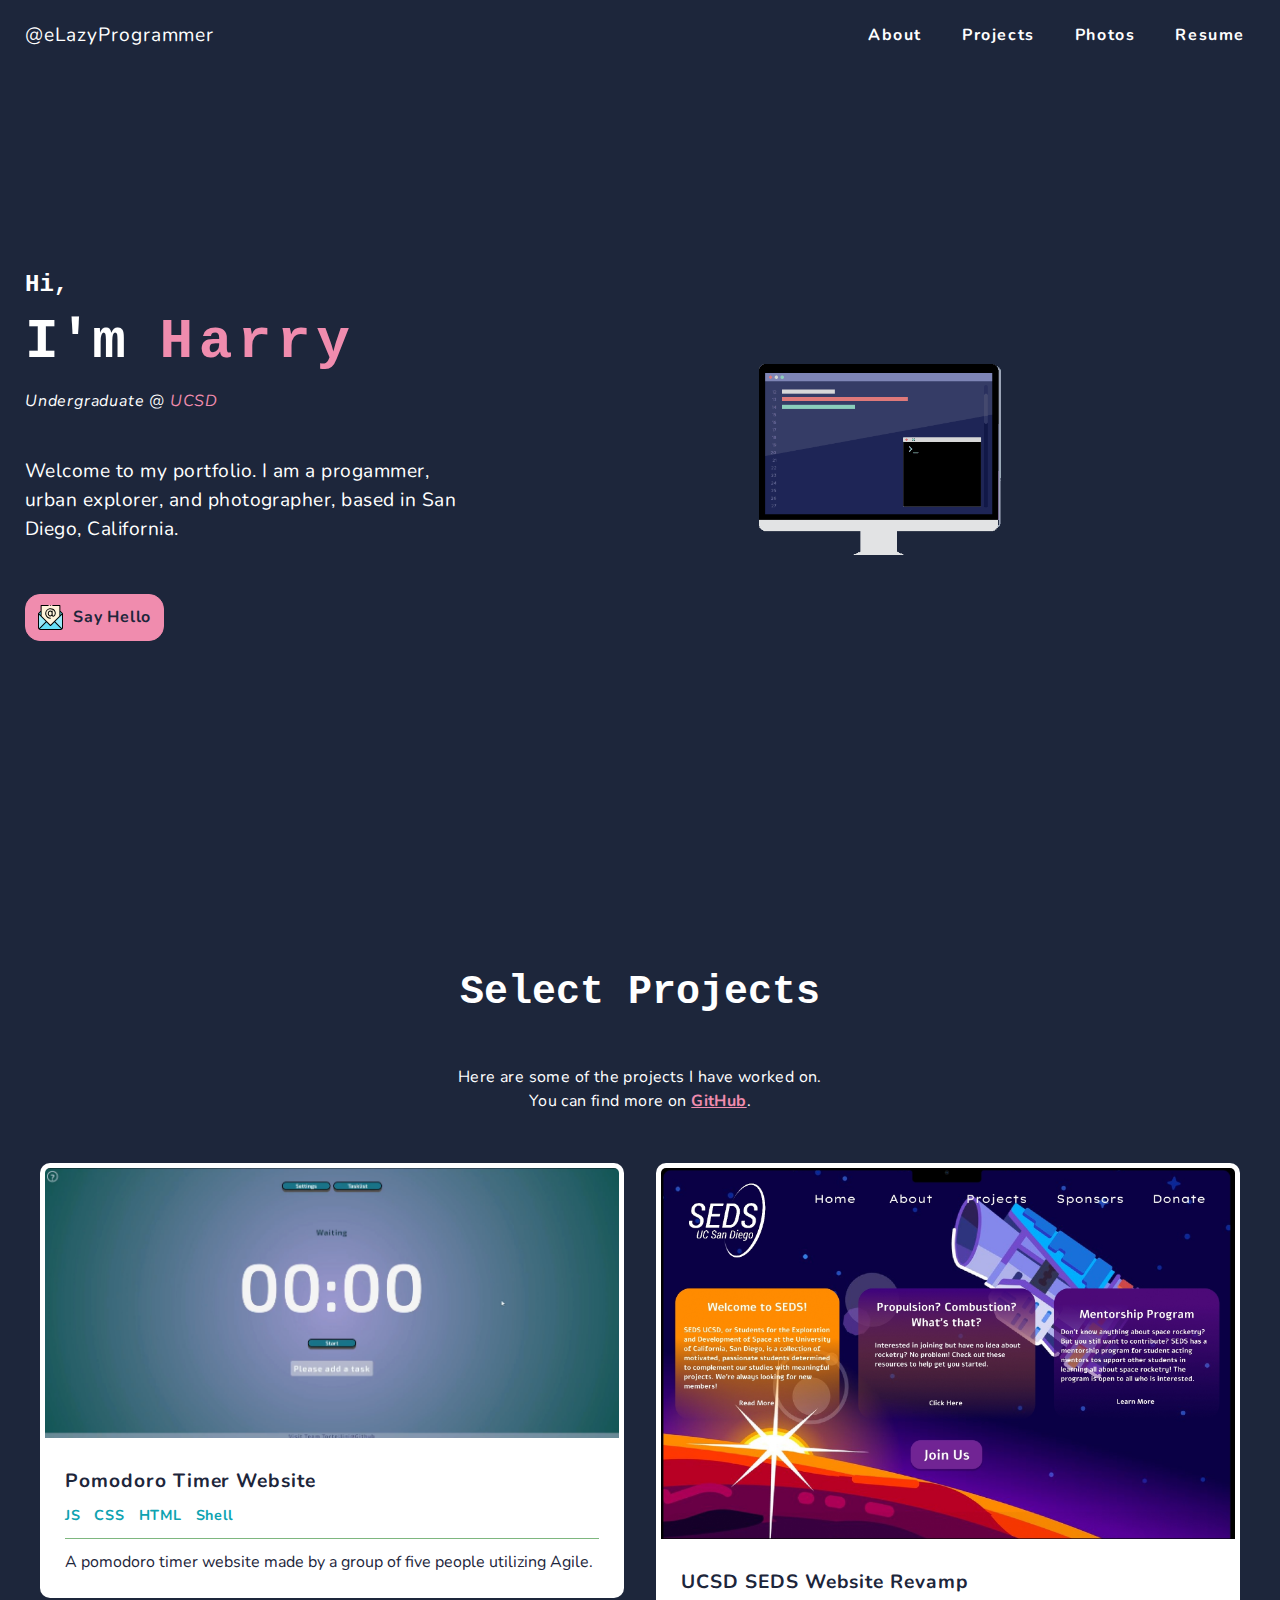
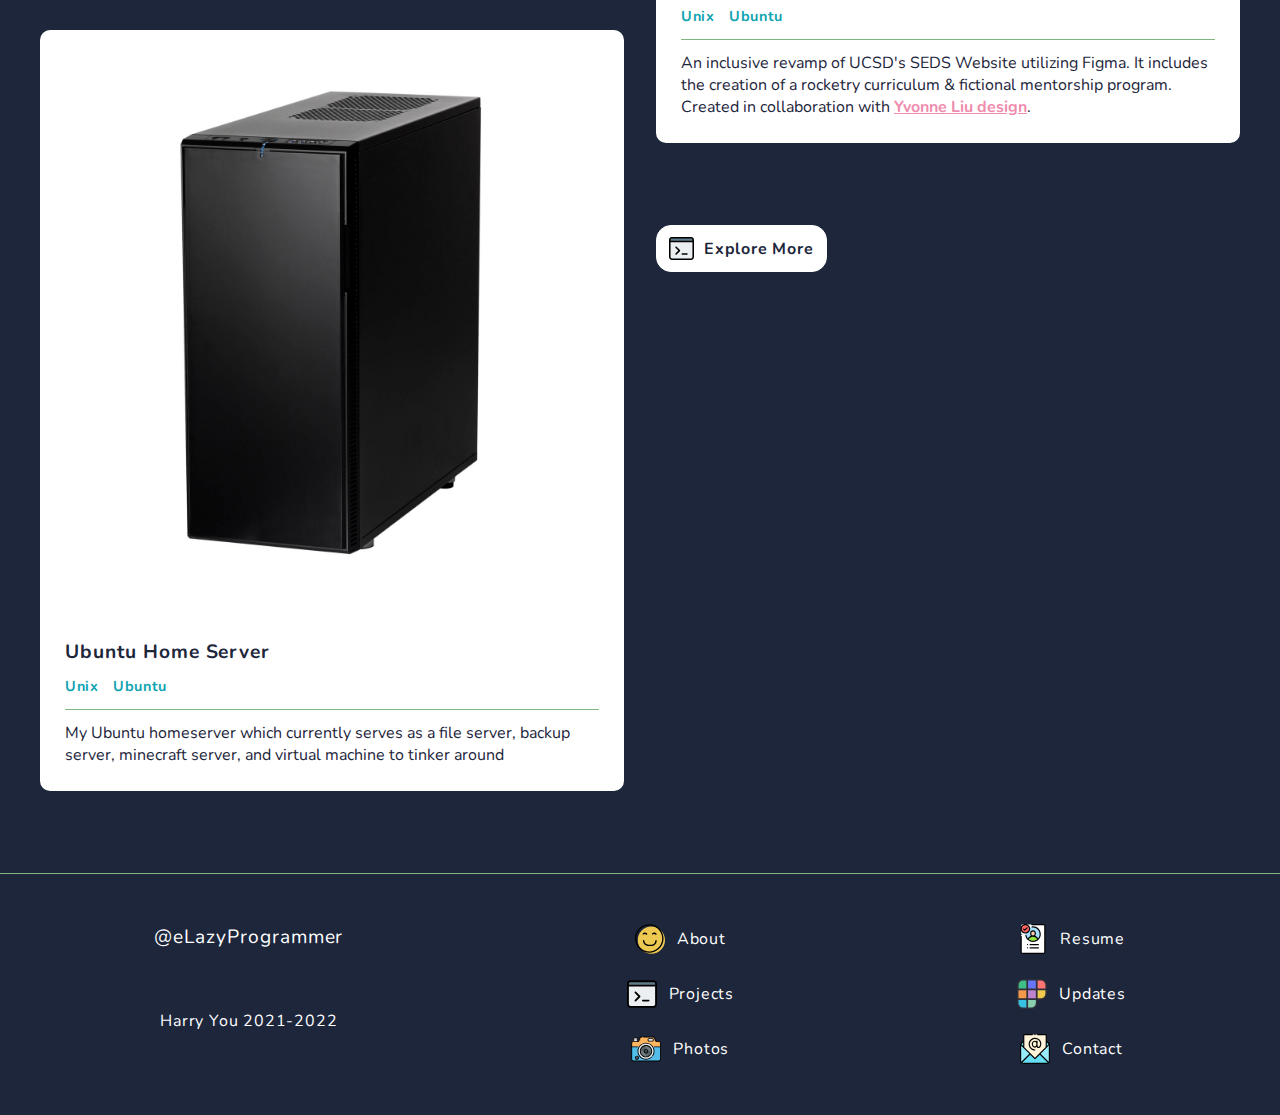
<file: index.html>
<!DOCTYPE html>
<html lang="en">

    <head>
        <title>Harry You Portfolio</title>

        <link rel="icon" type="image/svg+xml" href="favicon.svg" />

        <meta charset="UTF-8">

        <meta property="og:title" content="Harry You" />
        <meta property="og:type" content="website" />
        <meta property="og:url" content="http://https://elazyprogrammer.github.io/" />
        <meta property="og:description"
            content="Hi! I'm Harry. Welcome to my portfolio. I am a progammer, urban explorer, and photographer, based in San Diego, California." />
        <meta property="og:locale" content="en_US" />
        <meta property="og:image" content="https://anniew.xyz/img/me-icon-smiling.png" /> <! –– EDIT ––> 

        <meta name="twitter:card" content="summary">
        <meta name="twitter:title" content="Harry You">
        <meta name="twitter:description"
            content="Welcome to my portfolio. I am a progammer, urban explorer, and photographer, based in San Diego, California.">
        <meta name="twitter:image" content="https://anniew.xyz/img/me-icon-smiling.png"> <! –– EDIT ––> 
        <meta name="twitter:site" content="@Harry_CJ_You"> <!-- Not Sure if Correct -->

        <meta name="viewport" content="width=device-width, initial-scale=1.0">
        <meta name="copyright" content="Harry You">
        <meta name="description"
            content="Welcome to my portfolio. I am a progammer, urban explorer, and photographer, based in San Diego, California.">
        <meta name="keywords"
            content="Harry You, Harry You Portfolio, Harry You Photography, photographer, developer, java, python, html, css, javascript, web developer, webdev, portfolio">
        <meta name="robots" content="noindex, nofollow" />

        <link rel="canonical" href="https://elazyprogrammer.github.io/" /> <!-- Not Sure if Correct -->

        <link rel="preconnect" href="https://fonts.googleapis.com">
        <link rel="preconnect" href="https://fonts.gstatic.com" crossorigin>
        <link href="https://fonts.googleapis.com/css?family=Nunito" rel="stylesheet">

        <link rel="stylesheet"
            href="https://cdnjs.cloudflare.com/ajax/libs/font-awesome/5.15.3/css/all.min.css"
            integrity="sha512-iBBXm8fW90+nuLcSKlbmrPcLa0OT92xO1BIsZ+ywDWZCvqsWgccV3gFoRBv0z+8dLJgyAHIhR35VZc2oM/gI1w=="
            crossorigin="anonymous" referrerpolicy="no-referrer" />

        <link rel="stylesheet" href="./css/main.css" type="text/css">
        <link rel="stylesheet" href="./css/header.css" type="text/css">
        <link rel="stylesheet" href="./css/home.css" type="text/css">
        <link rel="stylesheet" href="./css/projects.css" type="text/css">
        <link rel="stylesheet" href="./css/footer.css" type="text/css">
    </head>

    <body>
        <header class="header">
            <a href="/" class="header-logo">@eLazyProgrammer</a>
            <nav class="nav">
                <div class="toggle"><i class="fas fa-bars"></i></div>
                <ul class="nav-menu">
                    <li class="nav-item"><a href="/about">About</a></li>
                    <li class="nav-item"><a href="/projects">Projects</a></li>
                    <li class="nav-item"><a href="/photos">Photos</a></li>
                    <li class="nav-item"><a href="/harryyou-resume.pdf">Resume</a></li>
                </ul>
            </nav>
        </header>

        <main class="main-container home-section">
            <section id="home">
                <div class="landing-page-details">
                    <h1 class="small-title">Hi,</h1>
                    <h2 class="big-title">I'm <span class="my-name pink">Harry</span></h2>
                    <h3 class="medium-title"><em>Undergraduate @ <a class="pink"
                                href="https://ucsd.edu/">UCSD</a></em></h3>
                    <div class="short-bio">
                        <p>Welcome to my portfolio. I am a progammer, urban
                            explorer, and 
                            photographer, based 
                            in San Diego, California.</p>
                    </div> 
                    <div class="cta-container email-container">
                        <a href="mailto:harrycjyou@gmail.com" class="cta email-button">
                            <img src="./img/email.svg" alt="Email Icon">
                            <span>Say Hello</span>
                        </a>
                    </div>
                </div>
                <div class="art-me">
                    <img src="./img/coding-icon.gif" alt="Me">
                </div>
                <div class="landing-page-socials">
                    <ul>
                        <li class="social-link">
                            <a href="https://www.linkedin.com/in/harry-y-37b745b7" aria-label="LinkedIn"
                                target="_blank">
                                <i class="fab fa-linkedin-in"></i>
                            </a>
                        </li>
                        <li class="social-link">
                            <a href="https://github.com/eLazyProgrammer" aria-label="GitHub"
                                target="_blank">
                                <i class="fab fa-github"></i>
                            </a>
                        </li>
                        <li class="social-link">
                            <a href="https://twitter.com/Harry_CJ_You" aria-label="Twitter"
                                target="_blank">
                                <i class="fab fa-twitter"></i>
                            </a>
                        </li>
                        <li class="social-link">
                            <a href="https://instagram.com/chronically_awkward" aria-label="Instagram"
                                target="_blank">
                                <i class="fab fa-instagram"></i>
                            </a>
                        </li>
                    </ul>
                </div>
            </section>
            <section class="projects" id="select-projects">
                <h2>Select Projects</h2>
                <p class="section-description">
                    Here are some of the projects I have worked on.<br>
                    You can find more on <a class="hyperlink"
                        href="https://github.com/eLazyProgrammer">GitHub</a>.
                </p>
                <div class="project-cards-container"> <! –– EDIT everything below here ––>
                    <!-- Pomodoro Timer -->                    
                    <div class="card">
                        <img src="./img/project-preview/pomodoroTimerPreview.png"
                            alt="Project Preview Screenshot" class="card-preview-img">
                        <div class="card-info">
                            <div class="title-and-links">
                                <span class="project-title">
                                    Pomodoro Timer Website
                                </span>
                                <div class="project-links">
                                    <a href="https://github.com/ycyao216/cse110-w21-group17">
                                        <i class="fab fa-github"></i>
                                    </a>
                                </div>
                            </div>
                            <div class="project-skills">
                                <span>JS</span>
                                <span>CSS</span>
                                <span>HTML</span>
                                <span>Shell</span>
                            </div>
                            <p class="project-description">
                                A pomodoro timer website made by a group of five people utilizing Agile.
                            </p>
                        </div>
                    </div>
                    
                    <!-- Ubuntu Home Server -->                    
                    <div class="card">
                        <img src="./img/project-preview/homeServerPreview.png"
                            alt="Project Preview Screenshot" class="card-preview-img">
                        <div class="card-info">
                            <div class="title-and-links">
                                <span class="project-title">
                                    Ubuntu Home Server
                                </span>
                                <div class="project-links">
                                    <a href="https://github.com/eLazyProgrammer/Ubuntu-Home-Server-">
                                        <i class="fab fa-github"></i>
                                    </a>
                                </div>
                            </div>
                            <div class="project-skills">
                                <span>Unix</span>
                                <span>Ubuntu</span>
                            </div>
                            <p class="project-description">
                                My Ubuntu homeserver which currently serves as a file server, backup server, minecraft server, and virtual machine to tinker around
                            </p>
                        </div>
                    </div>  
                    
                    <!-- Figma Website -->
                    <div class="card">
                        <img src="./img/project-preview/SEDSpreview.jpg"
                            alt="Project Preview Screenshot" class="card-preview-img">
                        <div class="card-info">
                            <div class="title-and-links">
                                <span class="project-title">
                                    UCSD SEDS Website Revamp 
                                </span>
                                <div class="project-links">
                                    <a href="https://www.figma.com/file/0GoJuitZ7aAdvoEjOJlho0/Testing-Wireframes?node-id=0%3A1">
                                        <i class="fas fa-external-link-alt"></i>
                                    </a>

                                </div>
                            </div>
                            <div class="project-skills">
                                <span>Unix</span>
                                <span>Ubuntu</span>
                            </div>
                            <p class="project-description">
                               An inclusive revamp of UCSD's SEDS Website utilizing Figma. It includes the creation of a rocketry curriculum & fictional mentorship program. 
                               Created in collaboration with <a class="hyperlink"
                                    href="https://www.linkedin.com/in/yvonne-l-116251167/">Yvonne Liu
                                    design</a>.
                            </p>
                        </div>
                    </div>  
                    
<!-- Start of Annie's Projects                    
                    <div class="card">
                        <img src="./img/project-preview/subuwu-preview.png"
                            alt="Project Preview Screenshot" class="card-preview-img">
                        <div class="card-info">
                            <div class="title-and-links">
                                <span class="project-title">
                                    Subuwu
                                </span>
                                <div class="project-links">
                                    <a href="https://subuwu.anniew.xyz/">
                                        <i class="fas fa-external-link-alt"></i>
                                    </a>
                                    <a href="https://github.com/anniedotexe/subuwu">
                                        <i class="fab fa-github"></i>
                                    </a>
                                </div>
                            </div>
                            <div class="project-skills">
                                <span>ReactJS</span>
                                <span>Redux</span>
                                <span>Styled-Components</span>
                            </div>
                            <p class="project-description">
                                This is a responsive Tesla website clone customized for Subuwu
                                &#40;Subaru but its uwu&#41;.
                            </p>
                        </div>
                    </div>
                    <div class="card">
                        <img src="./img/project-preview/comfy-coffee-preview.png"
                            alt="Project Preview Screenshot" class="card-preview-img">
                        <div class="card-info">
                            <div class="title-and-links">
                                <span class="project-title">
                                    Comfy Coffee
                                </span>
                                <div class="project-links">
                                    <a href="https://comfy-coffee.anniew.xyz/">
                                        <i class="fas fa-external-link-alt"></i>
                                    </a>
                                    <a href="https://github.com/anniedotexe/comfy-coffee">
                                        <i class="fab fa-github"></i>
                                    </a>
                                </div>
                            </div>
                            <div class="project-skills">
                                <span>HTML5</span>
                                <span>CSS3</span>
                            </div>
                            <p class="project-description">
                                This is the landing page for a fictitious coffee shop called "Comfy
                                Coffee" based on Starbucks'
                                website design.
                            </p>
                        </div>
                    </div>
                    <div class="card">
                        <img src="./img/project-preview/amazon2-preview.png"
                            alt="Project Preview Screenshot" class="card-preview-img">
                        <div class="card-info">
                            <div class="title-and-links">
                                <span class="project-title">
                                    Amazon 2.0
                                </span>
                                <div class="project-links">
                                    <a href="https://clone-2-2ee81.firebaseapp.com">
                                        <i class="fas fa-external-link-alt"></i>
                                    </a>
                                    <a href="https://github.com/anniedotexe/amazon-2">
                                        <i class="fab fa-github"></i>
                                    </a>
                                </div>
                            </div>
                            <div class="project-skills">
                                <span>HTML5</span>
                                <span>Tailwind CSS</span>
                                <span>JavaScript</span>
                                <span>Firebase</span>
                                <span>Firestore Database</span>
                            </div>
                            <p class="project-description">
                                A redesigned Amazon clone inspired by this <a class="hyperlink"
                                    href="https://dribbble.com/shots/15350650-Amazon-Website-Redesign-Concept">concept
                                    design</a> on Dribbble. You can add items to cart, delete items
                                from the cart, and increase or decrease the quantity of an item in
                                the cart.
                            </p>
                        </div>
                    </div>
                    <div class="card">
                        <img src="./img/project-preview/rnn-twitter-bot-preview.png"
                            alt="Project Preview Screenshot" class="card-preview-img">
                        <div class="card-info">
                            <div class="title-and-links">
                                <span class="project-title">
                                    RNN Twitter Bot
                                </span>
                                <div class="project-links">
                                    <a href="https://twitter.com/dickinson_rnn">
                                        <i class="fas fa-external-link-alt"></i>
                                    </a>
                                    <a href="https://github.com/anniedotexe/RNN-Twitter-Bot">
                                        <i class="fab fa-github"></i>
                                    </a>
                                </div>
                            </div>
                            <div class="project-skills">
                                <span>Python</span>
                                <span>GCP VM</span>
                            </div>
                            <p class="project-description">
                                This is a recurrent neural network Twitter bot written in Python
                                with Tweepy. It will tweet newly generated text from the trained
                                model every hour to a Twitter account<br><br>
                                My version of this Twitter bot was trained to generate text with
                                Emily Dickinson
                                poems. It was originally deployed on a Google
                                Cloud Platform virtual machine
                                instance. However, the free
                                trial period ended, so it is now scheduled to run locally on PC
                                startup.
                            </p>
                        </div>
                    </div>
                </div>  End of Annie's Projects -->
                <div class="cta-container">
                    <a href="/projects" class="cta">
                        <img src="./img/coding.svg" alt="Code Icon">
                        <span>Explore More</span>
                    </a>
                </div>
            </section>
        </main>

        <footer class="footer-container">
            <div class="footer">
                <div class="footer-column">
                    <a href="/" class="footer-logo">@eLazyProgrammer</a>
                    <div class="socials">
                        <ul>
                            <li class="social-link">
                                <a href="https://www.linkedin.com/in/harry-y-37b745b7/"
                                    aria-label="LinkedIn" target="_blank">
                                    <i class="fab fa-linkedin-in"></i>
                                </a>
                            </li>
                            <li class="social-link">
                                <a href="https://github.com/eLazyProgrammer" aria-label="GitHub"
                                    target="_blank">
                                    <i class="fab fa-github"></i>
                                </a>
                            </li>
                            <li class="social-link">
                                <a href="https://twitter.com/Harry_CJ_You" aria-label="Twitter"
                                    target="_blank">
                                    <i class="fab fa-twitter"></i>
                                </a>
                            </li>
                            <li class="social-link">
                                <a href="https://www.instagram.com/chronically_awkward/" aria-label="Instagram"
                                    target="_blank">
                                    <i class="fab fa-instagram"></i>
                                </a>
                            </li>
                        </ul>
                    </div>
                    <span class="copyright"><i class="fas fa-copyright"></i> Harry You
                        2021-2022</span>
                </div>
                <div class="footer-column">
                    <a href="/about" class="footer-button">
                        <img src="./img/smile.svg" alt="Smile Icon">
                        About
                    </a>
                    <a href="/projects" class="footer-button">
                        <img src="./img/coding.svg" alt="Code Icon">
                        Projects
                    </a>
                    <a href="/photos" class="footer-button">
                        <img src="./img/camera.svg" alt="Camera Icon">
                        Photos
                    </a>
                </div>
                <!-- <div class="footer-column">
                    <a href="https://elazyprogrammer.github.io/"
                        class="footer-button">
                        <img src="./img/blog.svg" alt="Blog Icon">
                        Thoughts
                    </a>
                    <a href="/harryyou-resume.pdf" class="footer-button">
                        <img src="./img/resume.svg" alt="Resume Icon">
                        Resume
                    </a>
                    <a href="mailto:harrycjyou@gmail.com" class="footer-button">
                        <img src="./img/email.svg" alt="Email Icon">
                        Contact
                    </a>
                </div> -->
                <div class="footer-column">
                    <a href="/harryyou-resume.pdf" 
                        class="footer-button">
                        <img src="./img/resume.svg" alt="Resume Icon">
                        Resume
                    </a>
                    <a href="http://timeline.anniew.xyz/" class="footer-button"> <!-- EDIT -->
                        <img src="./img/polywork.svg" alt="PolyWork Icon">
                        Updates
                    </a>
                    <a href="mailto:harrycjyou@gmail.com" class="footer-button">
                        <img src="./img/email.svg" alt="Email Icon">
                        Contact
                    </a>
                </div>
            </div>
        </footer>

        <script src="./js/main.js"></script>
    </body>

</html>
</file>
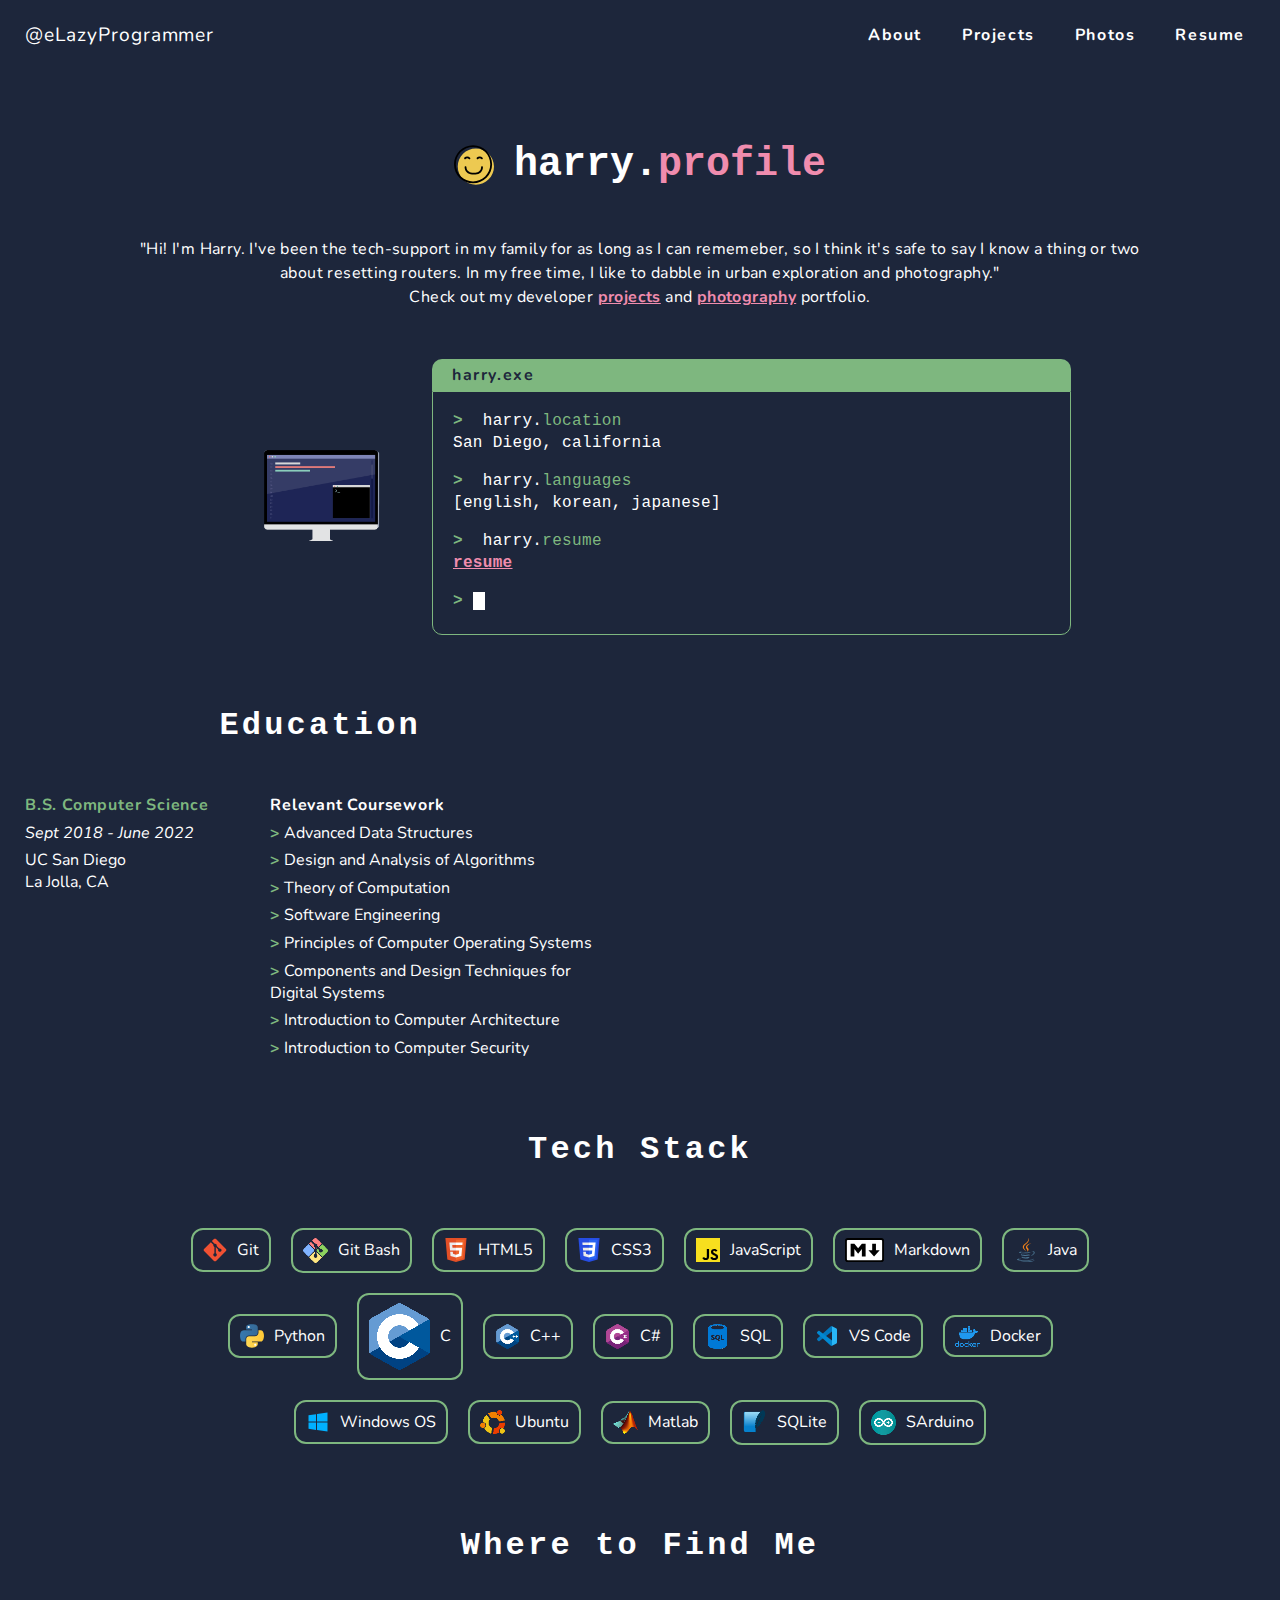
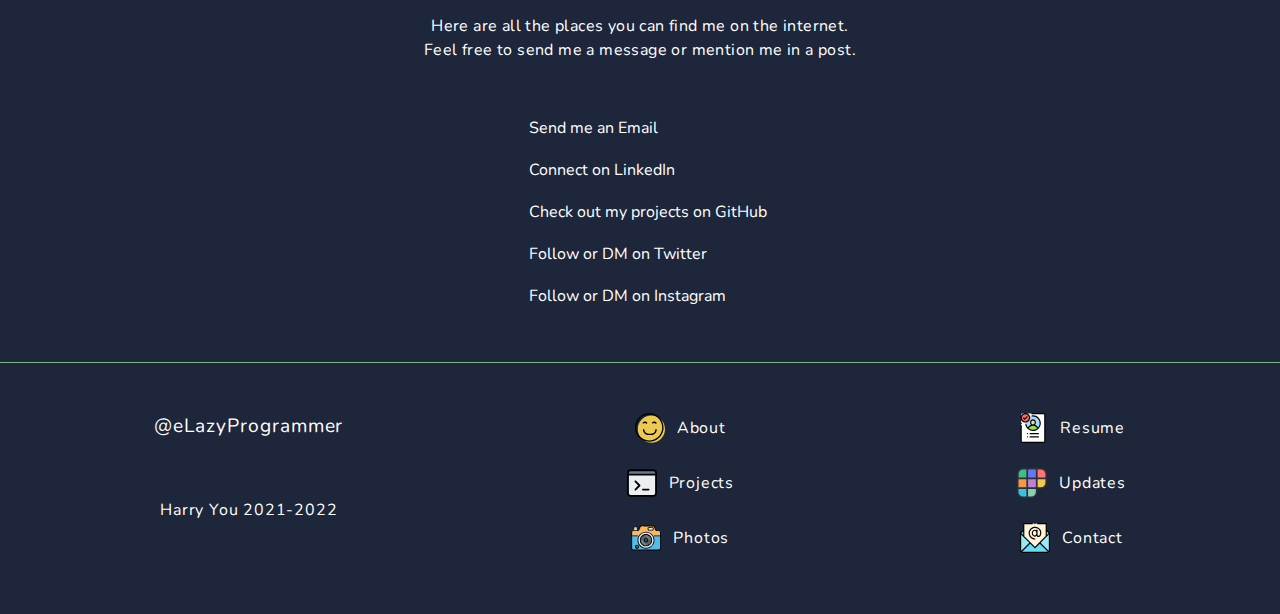
<file: about.html>
<!DOCTYPE html>
<html lang="en">

    <head>
        <title>About Me ~ Harry You</title>

        <link rel="icon" type="image/svg+xml" href="favicon.svg" />

        <meta charset="UTF-8">

        <meta property="og:title" content="About Me ~ Harry You" />
        <meta property="og:type" content="website" />
        <meta property="og:url" content="https://elazyprogrammer.github.io/about" />
        <meta property="og:description"
            content="Hi! I'm Harry. I've been the tech-support guy in my family for as long as I can remember, so I think it's safe to say I know a thing or two about resetting routers. In my free time, I like to dabble in urban exploration and photography." />
        <meta property="og:locale" content="en_US" />
        <meta property="og:image" content="https://elazyprogrammer.github.io/img/coding-icon.gif" />

        <meta name="twitter:card" content="summary">
        <meta name="twitter:title" content="About Me ~ Harry You">
        <meta name="twitter:description"
            content="Hi! I'm Harry. I've been the tech-support in my family for as long as I can rememeber, so I think it's safe to say I know a thing or two about resetting routers. In my free time, I like to dabble in urban exploration and photography.">
        <meta name="twitter:image" content="https://elazyprogrammer.github.io/img/coding-icon.gif">
        <meta name="twitter:site" content="@Harry_CJ_You">

        <meta name="viewport" content="width=device-width, initial-scale=1.0">
        <meta name="copyright" content="Harry You">
        <meta name="description"
            content="Hi! I'm Harry. I've been the tech-support in my family for as long as I can rememeber, so I think it's safe to say I know a thing or two about resetting routers. In my free time, I like to dabble in urban exploration and photography.">
        <meta name="keywords"
            content="Harry You, Harry You Portfolio, Harry You Photography, photographer, developer, java, python, html, css, javascript, web developer, webdev, portfolio">
        <meta name="robots" content="noindex, nofollow" />

        <link rel="canonical" href="https://elazyprogrammer.github.io/about" />

        <link rel="preconnect" href="https://fonts.googleapis.com">
        <link rel="preconnect" href="https://fonts.gstatic.com" crossorigin>
        <link href="https://fonts.googleapis.com/css?family=Nunito" rel="stylesheet">

        <link rel="stylesheet"
            href="https://cdnjs.cloudflare.com/ajax/libs/font-awesome/5.15.3/css/all.min.css"
            integrity="sha512-iBBXm8fW90+nuLcSKlbmrPcLa0OT92xO1BIsZ+ywDWZCvqsWgccV3gFoRBv0z+8dLJgyAHIhR35VZc2oM/gI1w=="
            crossorigin="anonymous" referrerpolicy="no-referrer" />

        <link rel="stylesheet" href="./css/main.css" type="text/css">
        <link rel="stylesheet" href="./css/header.css" type="text/css">
        <link rel="stylesheet" href="./css/about.css" type="text/css">
        <link rel="stylesheet" href="./css/footer.css" type="text/css">
    </head>

    <body>
        <header class="header">
            <a href="/" class="header-logo">@eLazyProgrammer</a>
            <nav class="nav">
                <div class="toggle"><i class="fas fa-bars"></i></div>
                <ul class="nav-menu">
                    <li class="nav-item"><a href="/about">About</a></li>
                    <li class="nav-item"><a href="/projects">Projects</a></li>
                    <li class="nav-item"><a href="/photos">Photos</a></li>
                    <li class="nav-item"><a href="/harryyou-resume.pdf">Resume</a></li>
                </ul>
            </nav>
        </header>

        <main class="main-container about-section">
            <section id="profile">
                <div class="page-title">
                    <img src="./img/smile.svg" alt="Smile Icon">
                    <h2>harry.<span class="pink">profile</span></h2>
                </div>
                <p class="section-description">
                    "Hi! I'm Harry. I've been the tech-support in my family
                     for as long as I can rememeber, so I think it's safe to say I know a thing 
                     or two about resetting routers. In my free time, I like to dabble in 
                     urban exploration and photography."<br>
                    Check out my developer <a class="hyperlink" href="/projects">projects</a>
                    and <a class="hyperlink" href="/photos">photography</a> portfolio.
                </p>
                <div class="profile-container">
                    <div class="me-icon-container">
                        <img class="me-icon" src="./img/coding-icon.gif"
                            alt="Icon of myself with my bear puppy, Coconut, on top of my head"
                            title="Icon of me and Coconut. Art credits to my friend Steph.">
                    </div>
                    <div class="terminal-container">
                        <div class="terminal-header">
                            <div id="terminal-title">harry.exe</div>
                            <div class="right-side-buttons">
                                <i class="fas fa-window-minimize"></i>
                                <i class="fas fa-window-restore"></i>
                                <i class="fas fa-window-close"></i>
                            </div>
                        </div>
                        <div class="terminal-window">
                            <div class="statement">
                                <p class="input">
                                    harry.<span class="green">location</span>
                                </p>
                                <p class="return">
                                    San Diego, california
                                </p>
                            </div>
                            <!-- <div class="statement">
                                <p class="input">
                                    annie.<span class="green">resume</span>
                                </p>
                                <p class="return">
                                    <a href="/Annie-Wu-Resume.pdf" class="hyperlink">anniewu.pdf</a>
                                </p>
                            </div> -->
                            <div class="statement">
                                <p class="input">
                                    harry.<span class="green">languages</span>
                                </p>
                                <p class="return">
                                    [english, korean, japanese]
                                </p>
                            </div>
                            <div class="statement">
                                <p class="input">
                                    harry.<span class="green">resume</span>
                                </p>
                                <p class="return">
                                    <a target="_blank"
                                        href="harryyou-resume.pdf"
                                        class="hyperlink">resume</a>
                                </p>
                            </div>
                            <div class="statement">
                                <p class="input bottom"><span></span></p>
                            </div>
                        </div>
                    </div>
                </div>
            </section>
            <section id="education-experience">
                <div id="education" class="education-experience-container">
                    <h3>Education</h3>
                    <div class="education-experience-card">
                        <div class="card-info">
                            <h4 class="green">B.S. Computer Science</h4>
                            <p class="date">Sept 2018 - June 2022</p>
                            <p>UC San Diego<br>
                                La Jolla, CA</p>
                        </div>
                        <div class="card-description">
                            <h5>Relevant Coursework</h5>
                            <p>Advanced Data Structures</p>
                            <p>Design and Analysis of Algorithms</p>
                            <p>Theory of Computation</p>
                            <p>Software Engineering</p>
                            <p>Principles of Computer Operating Systems</p>
                            <p>Components and Design Techniques for Digital Systems</p>
                            <p>Introduction to Computer Architecture</p>
                            <p>Introduction to Computer Security</p>
                            <!--
                            <h5>Achievements</h5>
                            <p>President's List - Spring 2020</p>
                            <p>Dean's List - Spring 2017, Spring 2018, Fall 2019, Spring 2020</p>

                            <h5>Relevant Coursework</h5>
                            <p>Software Engineering</p>
                            <p>Design and Analysis of Algorithms</p>
                            <p>Data Structures</p>
                            <p>Computer Architecture</p>
                            <p>Graphical User Interface</p>
                            <p>Database Systems</p>
                            <p>Object-Oriented Programming and Analysis</p> -->
                        </div>
                    </div>
                </div>

                <!---
                <div id="experience" class="education-experience-container">
                    <h3>Experience</h3>
                    
                    <div class="education-experience-card">
                        <div class="card-info">
                            <h4 class="green">Client Support Specialist</h4>
                            <p class="date">Sept 2021 - Present</p>
                            <p><a href="https://get.popmenu.com/">Popmenu</a><br>
                                Remote</p>
                        </div>
                        <div class="card-description">
                            <p>Establish trust and confidence in B2B relationships with
                                restaurateurs by delivering a consultative approach to help them
                                achieve ROI and best practices on their restaurant website
                                through SEO, online ordering, food delivery integrations,
                                contactless menus, and automated marketing using our cloud-based
                                platform.</p>
                            <p>Consistently maintain at least 90% customer satisfaction rates and
                                received a 96% score average in Q4 2021.</p>
                            <p>Develop a strong knowledge of current and emerging SaaS solutions and
                                third-party partners and integrations.</p>
                            <p>Provide knowledgeable technical support and root cause analysis and
                                collaborate with team members and clients as required to resolve
                                requests/issues in a timely manner and ensure the proper
                                documentation, notification, escalation, tracking, and follow-up of
                                all incidents.</p>
                        </div>
                    </div>
                    <div class="education-experience-card">
                        <div class="card-info">
                            <h4 class="green">Technical Support Consultant</h4>
                            <p class="date">Jan 2018 - Present</p>
                            <p>Freelance<br>
                                Remote</p>
                        </div>
                        <div class="card-description">
                            <p>Efficiently self-research and walk non-tech-savvy individuals through
                                the troubleshooting process to provide in-depth technical support
                                for software, hardware, and network-related issues by phone, chat,
                                and in person.</p>
                            <p>Install, test, repair, and troubleshoot mobile devices, computer
                                systems, and related peripheral devices.</p>
                            <p>Assemble, upgrade, and repair custom PCs, install and repair Windows
                                OS, configure BIOS and UEFI.</p>
                            <p>Consult on home and office technology purchases to best serve
                                clients' needs and budgets.</p>
                        </div>
                    </div>
                    <div class="education-experience-card">
                        <div class="card-info">
                            <h4 class="green">Insurance Assistant</h4>
                            <p class="date">Apr 2019 - Apr 2020</p>
                            <p>Smart Financial & Insurance Services<br>
                                Rosemead, CA</p>
                        </div>
                        <div class="card-description">
                            <p>Responded efficiently to internal and external requests for
                                information and prepared documents, policy information, and relevant
                                files for additional handling by associates.</p>
                            <p>Oversaw incoming calls, assisted customers with inquiries, and passed
                                messages to appropriate personnel.</p>
                            <p>Assisted associates with supporting paperwork, digital and hard copy
                                filing, and data entry as required.</p>
                        </div>
                    </div> 
                </div> -->
            </section>
            <section id="tech-stack">
                <h3>Tech Stack</h3>
                <div class="tech-stack-container">
                    <div class="skill">
                        <img src="./img/git.svg" alt="Git Icon"><span>Git</span>
                    </div>
                    <div class="skill">
                        <img src="./img/jpg/gitbash.png" alt="Git Bash Icon"><span>Git Bash</span>
                    </div>
                    <div class="skill">
                        <img src="./img/html5.svg" alt="HTML5 Icon"><span>HTML5</span>
                    </div>
                    <div class="skill">
                        <img src="./img/css3.svg" alt="CSS3 Icon"><span>CSS3</span>
                    </div>
                    <div class="skill">
                        <img src="./img/javascript.svg" alt="JavaScript Icon">
                        <span>JavaScript</span>
                    </div>
                    <div class="skill">
                        <img src="./img/markdown.svg" alt="Markdown Icon"><span>Markdown</span>
                    </div>
                    <div class="skill">
                        <img src="./img/java.svg" alt="Java Icon"><span>Java</span>
                    </div>
                    <div class="skill">
                        <img src="./img/python.svg" alt="Python Icon"><span>Python</span>
                    </div>
                    <div class="skill">
                        <img src="./img/jpg/C.png" alt="C Icon"><span>C</span>
                    </div>
                    <div class="skill">
                        <img src="./img/jpg/C++.png" alt="C++ Icon"><span>C++</span>
                    </div>
                    <div class="skill">
                        <img src="./img/jpg/Csharp.png" alt="C# Icon"><span>C#</span>
                    </div>
                    <div class="skill">
                        <img src="./img/jpg/sql.png" alt="SQL Icon"><span>SQL</span>
                    </div>
                    <div class="skill">
                        <img src="./img/vscode.svg" alt="VS Code Icon"><span>VS Code</span>
                    </div>
                    <div class="skill">
                        <img src="./img/jpg/docker.png" alt="Docker Icon"><span>Docker</span>
                    </div>
                    <div class="skill">
                        <img src="./img/windows.svg" alt="Windows Icon"><span>Windows OS</span>
                    </div>
                    <div class="skill">
                        <img src="./img/jpg/ubuntu.png" alt="Ubuntu Icon"><span>Ubuntu</span>
                    </div>
                    <div class="skill">
                        <img src="./img/jpg/matlab.png" alt="Matlab Icon"><span>Matlab</span>
                    </div>
                    <div class="skill">
                        <img src="./img/jpg/sqlite.png" alt="SQLite Icon"><span>SQLite</span>
                    </div>
                    <div class="skill">
                        <img src="./img/jpg/arduino.png" alt="Arduino Icon"><span>SArduino</span>
                    </div>

                </div>
            </section>
            <section id="all-social-media">
                <h3>Where to Find Me</h3>
                <p class="section-description">
                    Here are all the places you can find me on the
                    internet.<br>
                    Feel free to send me a message or mention me in a post.
                </p>
                <div class="social-media-list">
                    <a href="mailto:harrycjyou@gmail.com" class="social-media-item">
                        <i class="fas fa-envelope"></i>
                        Send me an Email
                    </a>
                    <a href="https://www.linkedin.com/in/harry-y-37b745b7/" class="social-media-item">
                        <i class="fab fa-linkedin-in"></i>
                        Connect on LinkedIn
                    </a>
                    <a href="https://github.com/eLazyProgrammer" class="social-media-item">
                        <i class="fab fa-github"></i>
                        Check out my projects on GitHub
                    </a>
                    <a href="https://twitter.com/Harry_CJ_You" class="social-media-item">
                        <i class="fab fa-twitter"></i>
                        Follow or DM on Twitter
                    </a>
                    <a href="https://www.instagram.com/harrys_photos_and_urbex/" class="social-media-item">
                        <i class="fab fa-instagram"></i>
                        Follow or DM on Instagram
                    </a>
                </div>
            </section>
        </main>

        <footer class="footer-container">
            <div class="footer">
                <div class="footer-column">
                    <a href="/" class="footer-logo">@eLazyProgrammer</a>
                    <div class="socials">
                        <ul>
                            <li class="social-link">
                                <a href="https://www.linkedin.com/in/harry-y-37b745b7/"
                                    aria-label="LinkedIn" target="_blank">
                                    <i class="fab fa-linkedin-in"></i>
                                </a>
                            </li>
                            <li class="social-link">
                                <a href="https://github.com/eLazyProgrammer" aria-label="GitHub"
                                    target="_blank">
                                    <i class="fab fa-github"></i>
                                </a>
                            </li>
                            <li class="social-link">
                                <a href="https://twitter.com/Harry_CJ_You" aria-label="Twitter"
                                    target="_blank">
                                    <i class="fab fa-twitter"></i>
                                </a>
                            </li>
                            <li class="social-link">
                                <a href="https://instagram.com/harrys_photos_and_urbex/" aria-label="Instagram"
                                    target="_blank">
                                    <i class="fab fa-instagram"></i>
                                </a>
                            </li>

                        </ul>
                    </div>
                    <span class="copyright"><i class="fas fa-copyright"></i> Harry You
                        2021-2022</span>
                </div>
                <div class="footer-column">
                    <a href="/about" class="footer-button">
                        <img src="./img/smile.svg" alt="Smile Icon">
                        About
                    </a>
                    <a href="/projects" class="footer-button">
                        <img src="./img/coding.svg" alt="Code Icon">
                        Projects
                    </a>
                    <a href="/photos" class="footer-button">
                        <img src="./img/camera.svg" alt="Camera Icon">
                        Photos
                    </a>
                </div>
                <!-- <div class="footer-column">
                    <a href="https://anniedotexe.notion.site/2f89ab02918142e885a684db6e8d6c53?v=e84b8638720749c9a11741c6790c7022"
                        class="footer-button">
                        <img src="./img/blog.svg" alt="Blog Icon">
                        Thoughts
                    </a>
                    <a href="/anniewu-resume.pdf" class="footer-button">
                        <img src="./img/resume.svg" alt="Resume Icon">
                        Resume
                    </a>
                    <a href="mailto:anniewu2303@gmail.com" class="footer-button">
                        <img src="./img/email.svg" alt="Email Icon">
                        Contact
                    </a>
                </div> -->
                <div class="footer-column">
                    <a href="/harryyou-resume.pdf" 
                        class="footer-button">
                        <img src="./img/resume.svg" alt="Resume Icon">
                        Resume
                    </a>
                    <a href="http://timeline.anniew.xyz/" class="footer-button"> <!-- EDIT -->
                        <img src="./img/polywork.svg" alt="PolyWork Icon">
                        Updates
                    </a>
                    <a href="mailto:harrycjyou@gmail.com" class="footer-button">
                        <img src="./img/email.svg" alt="Email Icon">
                        Contact
                    </a>
                </div>
        <script src="./js/main.js"></script>
    </body>

</html>
</file>
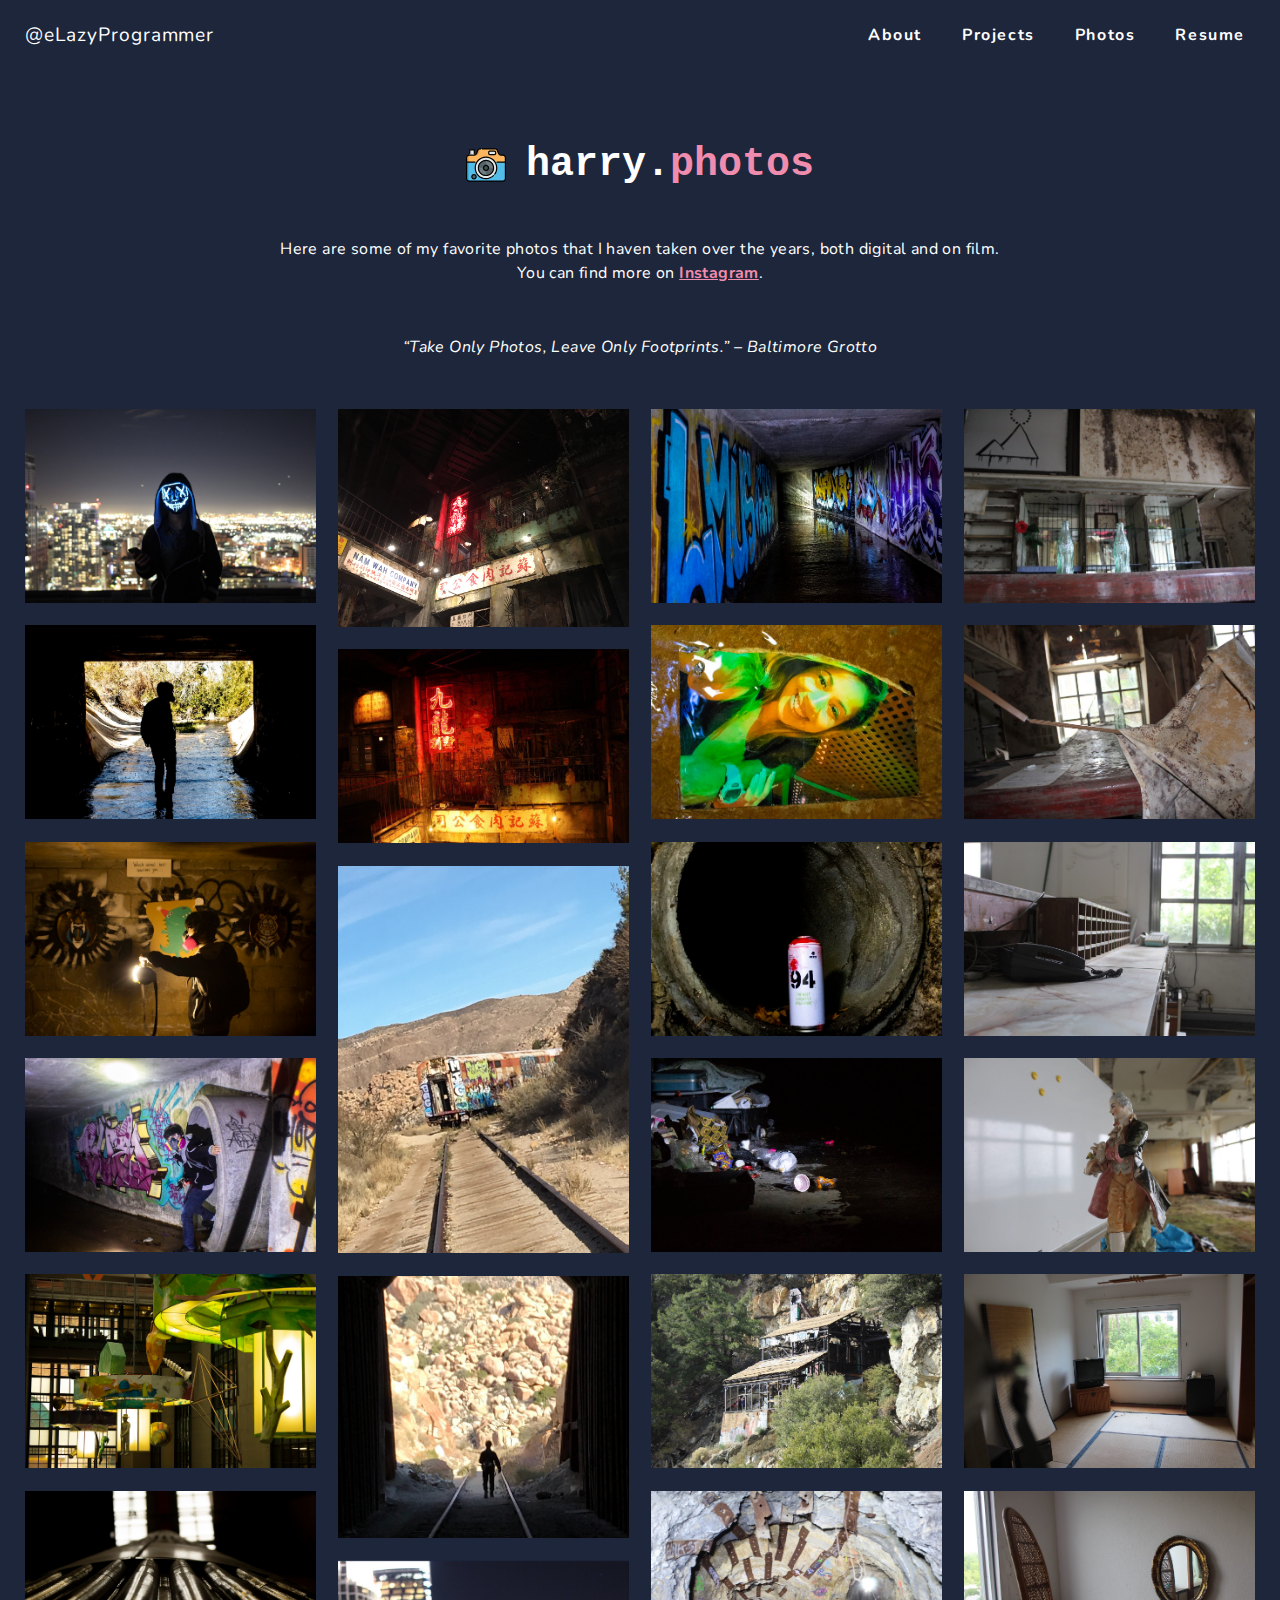
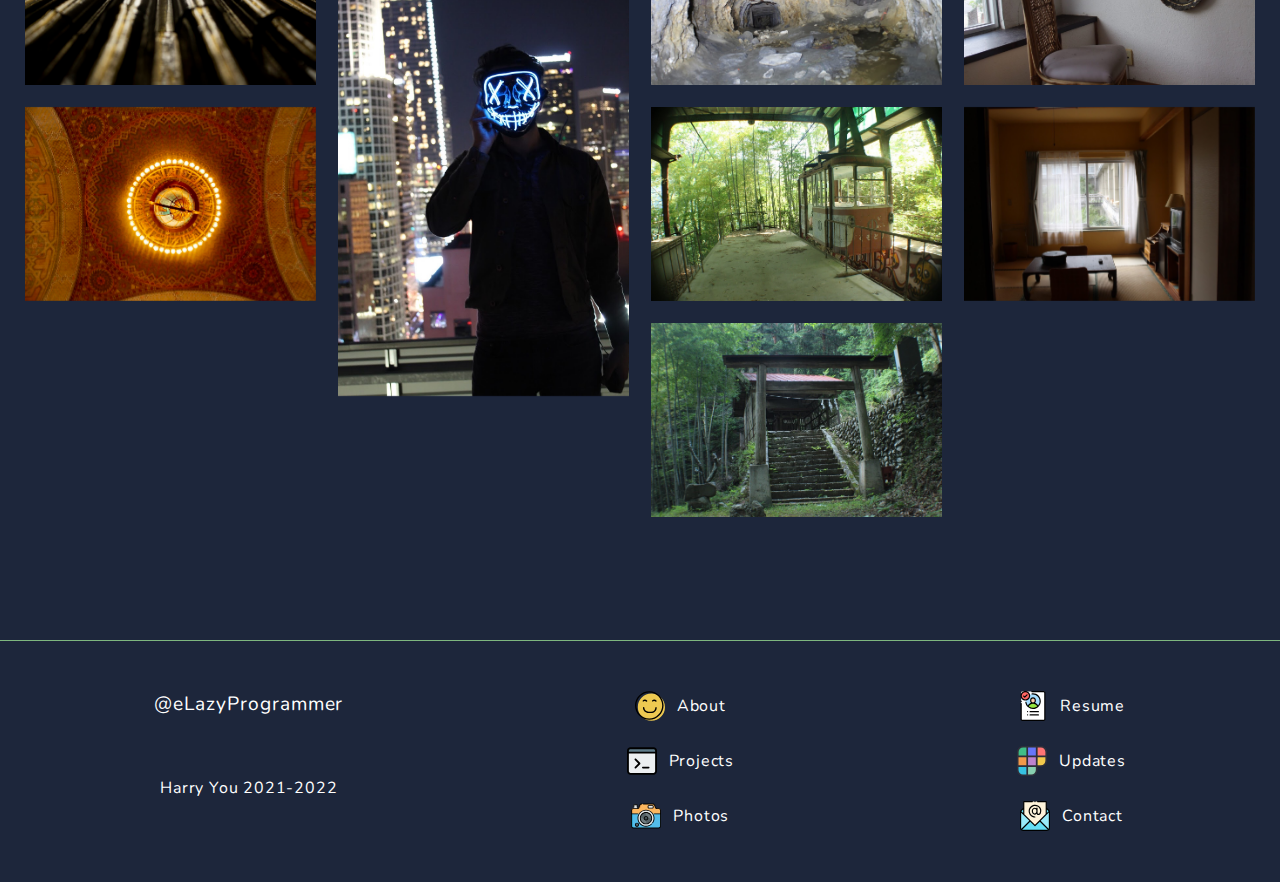
<file: photos.html>
<!DOCTYPE html>
<html lang="en">

    <head>
        <title>Photography ~ Harry You</title>

        <link rel="icon" type="image/svg+xml" href="favicon.svg" />

        <meta charset="UTF-8">

        <meta property="og:title" content="Photography ~ Harry You" />
        <meta property="og:type" content="website" />
        <meta property="og:url" content="https://elazyprogrammer.github.io/photos" />
        <meta property="og:description"
            content="Here is a showcase of some of my favorite photos that I haven taken over the years. Taken with a Rebel T6" />
        <meta property="og:locale" content="en_US" />
        <meta property="og:image" content="https://elazyprogrammer.github.io/img/coding-icon.gif" />

        <meta name="twitter:card" content="summary">
        <meta name="twitter:title" content="Photography ~ Harry You">
        <meta name="twitter:description"
            content="Here is a showcase of some of my favorite photos that I haven taken over the years. Taken with a Rebel T6">
        <meta name="twitter:image" content="https://elazyprogrammer.github.io/img/coding-icon.gif">
        <meta name="twitter:site" content="@Harry_CJ_You">

        <meta name="viewport" content="width=device-width, initial-scale=1.0">
        <meta name="copyright" content="Harry You">
        <meta name="description"
            content="Here is a showcase of some of my favorite photos that I haven taken over the years. Taken with a Rebel T6.">
        <meta name="keywords"
            content="Harry You, Harry You Portfolio, Harry You Photography, photographer, developer, java, python, html, css, javascript, web developer, webdev, portfolio">
        <meta name="robots" content="noindex, nofollow" />

        <link rel="canonical" href="https://elazyprogrammer.github.io/photos" />

        <link rel="preconnect" href="https://fonts.googleapis.com">
        <link rel="preconnect" href="https://fonts.gstatic.com" crossorigin>
        <link href="https://fonts.googleapis.com/css?family=Nunito" rel="stylesheet">

        <link rel="stylesheet"
            href="https://cdnjs.cloudflare.com/ajax/libs/font-awesome/5.15.3/css/all.min.css"
            integrity="sha512-iBBXm8fW90+nuLcSKlbmrPcLa0OT92xO1BIsZ+ywDWZCvqsWgccV3gFoRBv0z+8dLJgyAHIhR35VZc2oM/gI1w=="
            crossorigin="anonymous" referrerpolicy="no-referrer" />

        <link rel="stylesheet" href="./css/main.css" type="text/css">
        <link rel="stylesheet" href="./css/header.css" type="text/css">
        <link rel="stylesheet" href="./css/photos.css" type="text/css">
        <link rel="stylesheet" href="./css/footer.css" type="text/css">

    </head>

    <body>
        <header class="header">
            <a href="/" class="header-logo">@eLazyProgrammer</a>
            <nav class="nav">
                <div class="toggle"><i class="fas fa-bars"></i></div>
                <ul class="nav-menu">
                    <li class="nav-item"><a href="/about">About</a></li>
                    <li class="nav-item"><a href="/projects">Projects</a></li>
                    <li class="nav-item"><a href="/photos">Photos</a></li>
                    <li class="nav-item"><a href="/harryyou-resume.pdf">Resume</a></li>
                </ul>
            </nav>
        </header>

        <main class="main-container photos-section">
            <section class="photos">
                <div class="page-title">
                    <img src="./img/camera.svg" alt="Camera Icon">
                    <h2>harry.<span class="pink">photos</span></h2>
                </div>
                <p class="section-description">
                    Here are some of my favorite photos that I haven taken over the years, both
                    digital and on film.<br>
                    You can find more on <a class="hyperlink"
                        href="https://www.instagram.com/chronically_awkward/">Instagram</a>.
                </p>
                <p class="section-description">
                    <em>“Take Only Photos, Leave Only Footprints.” – Baltimore 
                        Grotto</em><br>
                </p>
                <div class="photo-grid-container">
                     <div class="photo-container">
                        <img src="./img/photos/1.JPG"
                            class="lazy" alt="RooftopConnection" title="1">
                    </div>
                    <div class="photo-container">
                        <img src="./img/photos/2.JPG"
                            class="lazy" alt="SunlightAtLast" title="2">
                    </div>
                    <div class="photo-container">
                        <img src="./img/photos/3.JPG"
                            class="lazy" alt="What animal best describes you?" title="3">
                    </div>
                    <div class="photo-container">
                        <img src="./img/photos/4.JPG"
                            class="lazy" alt="What was that noise?" title="4">
                    </div>
                    <div class="photo-container">
                        <img src="./img/photos/5.JPG"
                            class="lazy" alt="LA Library Lights" title="5">
                    </div>
                    <div class="photo-container">
                        <img src="./img/photos/6.JPG"
                            class="lazy" alt="LA Library Pillar" title="6">
                    </div>
                    <div class="photo-container">
                        <img src="./img/photos/7.JPG"
                            class="lazy" alt="LA Library Globe/Ceiling" title="7">
                    </div>
                    <div class="photo-container">
                        <img src="./img/photos/8.JPG"
                            class="lazy" alt="Kowloon 1" title="8">
                    </div>
                    <div class="photo-container">
                        <img src="./img/photos/9.JPG"
                            class="lazy" alt="Kowloon 2" title="9">
                    </div>
                    <div class="photo-container">
                        <img src="./img/photos/10.JPG"
                            class="lazy" alt="Abandoned Train" title="10">
                    </div>
                    
                    <div class="photo-container">
                        <img src="./img/photos/11.jpg"
                            class="lazy" alt="Abandoned Railroad Tunnel" title="11">
                    </div>
                    <div class="photo-container">
                        <img src="./img/photos/12.JPG"
                            class="lazy" alt="RooftopConnection2" title="12">
                    </div>
                    <div class="photo-container">
                        <img src="./img/photos/13.JPG"
                            class="lazy" alt="HalfMoonTunnel" title="13">
                    </div>
                    <div class="photo-container">
                        <img src="./img/photos/14.JPG"
                            class="lazy" alt="MysteriousTornPhotoLeftinStormDrain" title="14">
                    </div>
                    <div class="photo-container">
                        <img src="./img/photos/15.JPG"
                            class="lazy" alt="PreviousVisitorsWereArtists" title="15">
                    </div>
                    <div class="photo-container">
                        <img src="./img/photos/16.JPG"
                            class="lazy" alt="RatAmongstTrash" title="16">
                    </div>
                    <div class="photo-container">
                        <img src="./img/photos/17.JPG"
                            class="lazy" alt="AbandonedMineRefinery" title="17">
                    </div>
                    <div class="photo-container">
                        <img src="./img/photos/18.JPG"
                            class="lazy" alt="AbandonedMineShaftLongExposure" title="18">
                    </div>
                    <div class="photo-container">
                        <img src="./img/photos/19.JPG"
                            class="lazy" alt="AbandonedJapaneseGondola" title="19">
                    </div>
                    <div class="photo-container">
                        <img src="./img/photos/20.JPG"
                            class="lazy" alt="AbandonedJapaneseShrine" title="20">
                    </div>
                    <div class="photo-container">
                        <img src="./img/photos/21.JPG"
                            class="lazy" alt="AbandonedJapaneseMansion:Bar" title="21">
                    </div>
                    <div class="photo-container">
                        <img src="./img/photos/22.JPG"
                            class="lazy" alt="AbandonedJapaneseMansion:BarCounter" title="22">
                    </div>
                    <div class="photo-container">
                        <img src="./img/photos/23.JPG"
                            class="lazy" alt="AbandonedJapaneseMansion:FrontDesk" title="23">
                    </div>
                    <div class="photo-container">
                        <img src="./img/photos/24.JPG"
                            class="lazy" alt="AbandonedJapaneseMansion:PianoRecitalRoom" title="24">
                    </div>      
                    <div class="photo-container">
                        <img src="./img/photos/25.JPG"
                            class="lazy" alt="AbandonedJapaneseMansion:TatamiRoom1" title="25">
                    </div>  
                    <div class="photo-container">
                        <img src="./img/photos/26.JPG"
                            class="lazy" alt="AbandonedJapaneseMansion:Mistress'sRoom" title="26">
                    </div>  
                    <div class="photo-container">
                        <img src="./img/photos/27.JPG"
                            class="lazy" alt="AbandonedJapaneseMansion:TatamiRoom2" title="27">
                    </div>  

                    
                    <!-- Start of Annie's Photos
                    <div class="photo-container">
                        <img src="https://live.staticflickr.com/65535/48904657791_0eb41b6637_b.jpg"
                            class="lazy" alt="Kitty hiding behind plant branches" title="Kitty">
                    </div>
                    <div class="photo-container">
                        <img src="https://live.staticflickr.com/1963/45605882391_608f6b0c2e_b.jpg"
                            class="lazy" alt="Goose with the Seattle skyline in the background"
                            title="Honk">
                    </div>
                    <div class="photo-container">
                        <img src="https://live.staticflickr.com/65535/50775827333_330d7efdc9_b.jpg"
                            class="lazy" alt="House on a random street" title="House on the Street">
                    </div>
                    <div class="photo-container">
                        <img src="https://live.staticflickr.com/65535/49377353001_fd7ffcc596_b.jpg"
                            class="lazy" alt="A building in Pasadena, CA" title="Pasadena Building">
                    </div>
                    <div class="photo-container">
                        <img src="https://live.staticflickr.com/1953/44691939805_2c308ea5d7_b.jpg"
                            class="lazy" alt="San Diego Safari landscape" title="San Diego Safari">
                    </div>
                    <div class="photo-container">
                        <img src="https://live.staticflickr.com/1969/44880411914_a233fb64d6_b.jpg"
                            class="lazy" alt="Seattle clocktower in between sunset and blue hour"
                            title="In Between Sunset and Blue Hour">
                    </div>
                    <div class="photo-container">
                        <img src="https://live.staticflickr.com/1974/44691932235_7a97da7d3f_b.jpg"
                            class="lazy" alt="Leaves in the sun" title="Leaves">
                    </div>
                    <div class="photo-container">
                        <img src="https://live.staticflickr.com/1951/45605887431_64a43bd161_b.jpg"
                            class="lazy" alt="Autumn leaves" title="Autumn Leaves">
                    </div>
                    <div class="photo-container">
                        <img src="https://live.staticflickr.com/65535/48887909508_ecfa8ca997_b.jpg"
                            class="lazy"
                            alt="35mm film photo - LOVE letters sign in a Las Vegas hotel"
                            title="35mm - L.O.V.E.">
                    </div>
                    <div class="photo-container">
                        <img src="https://live.staticflickr.com/1917/30664843797_89da7a353f_b.jpg"
                            class="lazy" alt="Multidirectional cross paths in Pasadena, CA"
                            title="Where Do I Cross">
                    </div>
                    <div class="photo-container">
                        <img src="https://live.staticflickr.com/65535/48887909523_6b2fac404b_b.jpg"
                            class="lazy" alt="35mm film photo - On the road to Las Vegas"
                            title="35mm - On the Road to Las Vegas">
                    </div>
                    <div class="photo-container">
                        <img src="https://live.staticflickr.com/1933/30664857307_864594747c_b.jpg"
                            class="lazy" alt="Blue ocean and sky with fluffy clouds"
                            title="Blue and Fluffy">
                    </div>
                    <div class="photo-container">
                        <img src="https://live.staticflickr.com/65535/50775827653_fe8545f7bb_b.jpg"
                            class="lazy" alt="35mm film photo - Car side mirror selfie"
                            title="35mm - Car Side Mirror Selfie">
                    </div>
                    <div class="photo-container">
                        <img src="https://live.staticflickr.com/1978/44691925945_fd13fcb504_b.jpg"
                            class="lazy"
                            alt="Person's back with lots of bokeh on the street at night"
                            title="Low Light Street Bokeh">
                    </div>
                    <div class="photo-container">
                        <img src="https://live.staticflickr.com/1902/45605875431_c73e0fa3d7_b.jpg"
                            class="lazy" alt="At the beach" title="At the Beach">
                    </div>
                    <div class="photo-container">
                        <img src="https://live.staticflickr.com/1933/44691942895_8ab68a7200_b.jpg"
                            class="lazy" alt="San Diego sunset at the beach"
                            title="San Diego Sunset">
                    </div>
                    <div class="photo-container">
                        <img src="https://live.staticflickr.com/65535/47850007431_223df9dfd3_b.jpg"
                            class="lazy" alt="Kitty with squinting eyes" title="Kitty">
                    </div>
                    <div class="photo-container">
                        <img src="https://live.staticflickr.com/1929/44691937385_b46543f79d_b.jpg"
                            class="lazy" alt="Buildings" title="Buildings">
                    </div>
                    <div class="photo-container">
                        <img src="https://live.staticflickr.com/65535/47850008771_69ee3d5e16_b.jpg"
                            class="lazy" alt="Hermann Park Lake in Houston, Texas with birds flying"
                            title="Hermann Park Lake">
                    </div>
                    <div class="photo-container">
                        <img src="https://live.staticflickr.com/65535/50343353806_28e6fa628c_b.jpg"
                            class="lazy" alt="House on Venice Canals reflection"
                            title="House on Venice Canals">
                    </div>
                    <div class="photo-container">
                        <img src="https://live.staticflickr.com/65535/48888391711_055bbe737e_b.jpg"
                            class="lazy" alt="Yellow lantern" title="Yellow">
                    </div>
                    <div class="photo-container">
                        <img src="https://live.staticflickr.com/1916/44691936095_fd7de3579c_b.jpg"
                            class="lazy" alt="Snoqualmie Waterfall in Seattle, WA"
                            title="Waterfall">
                    </div>
                    <div class="photo-container">
                        <img src="https://live.staticflickr.com/1925/43788177460_e4cae175b6_b.jpg"
                            class="lazy" alt="Acorn" title="Acorn">
                    </div>
                    <div class="photo-container">
                        <img src="https://live.staticflickr.com/1975/45605886531_ed529b5c87_b.jpg"
                            class="lazy" alt="San Diego Safari landscape reflection"
                            title="San Diego Safari Reflection">
                    </div>
                    <div class="photo-container">
                        <img src="https://live.staticflickr.com/1953/30664853227_a2399d21d9_b.jpg"
                            class="lazy"
                            alt="Sunny blue skies with painted clouds and a slope of trees"
                            title="Painted Clouds">
                    </div>
                    <div class="photo-container">
                        <img src="https://live.staticflickr.com/4874/46182980091_bde78be58d_b.jpg"
                            class="lazy" alt="Birds over the ocean at sunset"
                            title="Birds at Sunset">
                    </div>
                    <div class="photo-container">
                        <img src="https://live.staticflickr.com/1958/45555310682_6a3a92eec0_b.jpg"
                            class="lazy" alt="Walking path at the beach" title="Beach Walk">
                    </div>
                    <div class="photo-container">
                        <img src="https://live.staticflickr.com/1941/30664852817_cfc3bc6a1f_b.jpg"
                            class="lazy"
                            alt="On the highway to Snoqualmie, blue skies and surrounded by trees"
                            title="On the highway to Snoqualmie">
                    </div>
                    <div class="photo-container">
                        <img src="https://live.staticflickr.com/1910/44881250424_83a0acfbf1_b.jpg"
                            class="lazy" alt="Clown fish at the aquarium" title="Nemo">
                    </div>
                    <div class="photo-container">
                        <img src="https://live.staticflickr.com/1931/44691938525_8556b4252b_b.jpg"
                            class="lazy" alt="Fish at the aquarium" title="Fish">
                    </div>
                    <div class="photo-container">
                        <img src="https://live.staticflickr.com/1977/30664863717_c1431774da_b.jpg"
                            class="lazy" alt="San Diego Safari landscape with trees"
                            title="San Diego Safari">
                    </div>
                    <div class="photo-container">
                        <img src="https://live.staticflickr.com/65535/47850007591_9cd35cc661_b.jpg"
                            class="lazy" alt="Sting ray at the aquarium" title="Ray">
                    </div>
                    <div class="photo-container">
                        <img src="https://live.staticflickr.com/65535/47850007841_e66fd34615_b.jpg"
                            class="lazy" alt="Bird model" title="Bird Model">
                    </div>
                    <div class="photo-container">
                        <img src="https://live.staticflickr.com/65535/49377551182_bd49989330_b.jpg"
                            class="lazy" alt="On the streets of Pasadena, CA"
                            title="On the streets of Pasadena">
                    </div> -->
                </div>
            </section>
        </main>

        <footer class="footer-container">
            <div class="footer">
                <div class="footer-column">
                    <a href="/" class="footer-logo">@eLazyProgrammer</a>
                    <div class="socials">
                        <ul>
                            <li class="social-link">
                                <a href="https://www.linkedin.com/in/harry-y-37b745b7/"
                                    aria-label="LinkedIn" target="_blank">
                                    <i class="fab fa-linkedin-in"></i>
                                </a>
                            </li>
                            <li class="social-link">
                                <a href="https://github.com/eLazyProgrammer" aria-label="GitHub"
                                    target="_blank">
                                    <i class="fab fa-github"></i>
                                </a>
                            </li>
                            <li class="social-link">
                                <a href="https://twitter.com/Harry_CJ_You" aria-label="Twitter"
                                    target="_blank">
                                    <i class="fab fa-twitter"></i>
                                </a>
                            </li>
                            <li class="social-link">
                                <a href="https://www.instagram.com/chronically_awkward/" aria-label="Instagram"
                                    target="_blank">
                                    <i class="fab fa-instagram"></i>
                                </a>
                            </li>
                        </ul>
                    </div>
                    <span class="copyright"><i class="fas fa-copyright"></i> Harry You
                        2021-2022</span>
                </div>
                <div class="footer-column">
                    <a href="/about" class="footer-button">
                        <img src="./img/smile.svg" alt="Smile Icon">
                        About
                    </a>
                    <a href="/projects" class="footer-button">
                        <img src="./img/coding.svg" alt="Code Icon">
                        Projects
                    </a>
                    <a href="/photos" class="footer-button">
                        <img src="./img/camera.svg" alt="Camera Icon">
                        Photos
                    </a>
                </div>
                <!-- <div class="footer-column">
                    <a href="https://elazyprogrammer.github.io/"
                        class="footer-button">
                        <img src="./img/blog.svg" alt="Blog Icon">
                        Thoughts
                    </a>
                    <a href="/harryyou-resume.pdf" class="footer-button">
                        <img src="./img/resume.svg" alt="Resume Icon">
                        Resume
                    </a>
                    <a href="mailto:harrycjyou@gmail.com" class="footer-button">
                        <img src="./img/email.svg" alt="Email Icon">
                        Contact
                    </a>
                </div> -->
                <div class="footer-column">
                    <a href="/harryyou-resume.pdf" 
                        class="footer-button">
                        <img src="./img/resume.svg" alt="Resume Icon">
                        Resume
                    </a>
                    <a href="http://timeline.anniew.xyz/" class="footer-button"> <!-- EDIT -->
                        <img src="./img/polywork.svg" alt="PolyWork Icon">
                        Updates
                    </a>
                    <a href="mailto:harrycjyou@gmail.com" class="footer-button">
                        <img src="./img/email.svg" alt="Email Icon">
                        Contact
                    </a>
                </div>
            </div>
        </footer>

        <script src="./js/main.js"></script>
    </body>

</html>
</file>
<file: css/main.css>
* {
    margin: 0;
    padding: 0;
    box-sizing: border-box;
    font-family: 'Nunito', sans-serif;
    font-size: 16px;
    font-weight: 400;
    color: #FFFFFF;
    scroll-behavior: smooth;
}

body {
    background-color: #1D263B;
}

h1, h2, h3 {
    font-family: 'Fira Mono', monospace;
}

h2 {
    margin: 0 auto;
    text-align: center;
    font-size: 1.75em;
    font-weight: 700;
}

h3 {
    margin: 0 auto;
    text-align: center;
    font-size: 1.4em;
    font-weight: 700;
    letter-spacing: 0.1em;
}

a, span {
    font-family: inherit;
    font-size: inherit;
    font-weight: inherit;
}

.green {
    color: #7EB77F;
}

.bold {
    font-weight: 700;
}

.pink {
    font-family: inherit;
    font-size: inherit;
    font-weight: inherit;
    color: #F08CAE;
}

ul {
    list-style-type: none;
}

.social-link a i {
    transition: all 0.2s ease;
}

.social-link a i:hover {
    color: #F08CAE;
}

.main-container {
    margin: 0 auto;
    padding: 0 25px;
    text-align: center;
    max-width: 1600px;
}

section {
    margin: 0 auto;
    display: flex;
    flex-direction: column;
    justify-content: center;
    text-align: left;
    padding-top: 8vh;
}

section .hyperlink {
    color: #F08CAE;
    font-weight: 700;
    text-decoration: underline;
    transition: all 0.2s ease;
}

section .hyperlink:hover {
    color: #7EB77F;
}

.section-description {
    margin: 50px auto 0 auto;
    text-align: center;
    max-width: 1000px;
    line-height: 1.5em;
    letter-spacing: 0.025em;
}

.page-title {
    margin: 0 auto;
    display: flex;
    justify-content: center;
    align-items: center;
}

.page-title img {
    height: 40px;
    width: auto;
    margin-right: 20px;
}

@media only screen and (min-width: 768px) {
    h2 {
        font-size: 2.5em;
    }
    h3 {
        font-size: 2em;
    }
}
</file>
<file: css/header.css>
a {
    text-decoration: none;
}

header {
    margin: 0 auto;
    width: 100%;
    max-width: 1600px;
    display: flex;
    flex-direction: row;
    justify-content: space-between;
    text-align: center;
    align-items: center;
    height: 70px;
    padding: 0 15px;
    z-index: 2;
    background-color: #1D263B;
}

.header-logo {
    padding: 10px;
    font-size: 1.2em;
    letter-spacing: 0.05em;
}

.nav-menu {
    list-style-type: none;
    position: absolute;
    display: flex;
    justify-content: space-evenly;
    flex-direction: column;
    align-items: center;
    left: 0;
}

.nav-item {
    text-align: center;
    display: none;
}

.nav-item a {
    display: block;
    padding: 20px;
    font-weight: 700;
    width: 100vw;
    letter-spacing: 0.1em;
    transition: all 0.2s ease;
    color: #1D263B;
}

.nav-item a:hover, .nav-item a:focus {
    color: #F08CAE;
    text-decoration: underline;
}

.active {
    background-color: white;
}

.active .nav-item {
    display: block;
}

.toggle {
    padding: 1.1em;
}

.toggle i {
    font-size: 2em;
}

@media only screen and (min-width: 768px) {
    .nav {
        display: flex;
        text-align: center;
        justify-content: space-between;
        align-items: center;
    }
    .nav-menu {
        position: relative;
        align-items: center;
        flex-direction: row;
        background-color: #1D263B;
        height: fit-content;
        height: -moz-fit-content;
    }
    .nav-item {
        position: relative;
        display: block;
        width: fit-content;
        width: -moz-fit-content;
        margin: 0;
    }
    .nav-item a {
        width: fit-content;
        width: -moz-fit-content;
        color: #FFFFFF;
    }
    .toggle {
        display: none;
    }
}
</file>
<file: css/home.css>
.main-container {
    margin: -100px auto 0 auto;
}

/* --- LANDING PAGE --- */

#home {
    margin: 0 auto;
    display: flex;
    flex-direction: column;
    align-items: center;
    justify-content: space-between;
    min-height: 100vh;
}

.landing-page-details {
    margin: auto 0;
    display: flex;
    flex-direction: column;
    justify-content: center;
}

.landing-page-socials ul {
    display: flex;
    flex-direction: row;
    margin-bottom: 20px;
}

.landing-page-socials ul li a i {
    font-size: 1.5em;
    padding: 10px;
    margin: 0 5px;
}

.small-title {
    text-align: left;
    font-size: 1.5em;
    font-weight: 700;
    margin-bottom: 0.5em;
}

.big-title {
    margin: 0;
    text-align: left;
    font-weight: 700;
    font-size: 2.75em;
    letter-spacing: 0;
}

.my-name {
    letter-spacing: 0.1em;
    font-family: 'Fira Code', monospace;
}

h3 {
    margin: 5px 0 0 0;
    text-align: left;
}

h3 em {
    color: white;
    letter-spacing: 0.05em;
}

h3 a:hover {
    color: #7EB77F;
    text-decoration: underline;
}

.short-bio {
    margin-top: 1em;
    display: flex;
    flex-direction: column;
    align-items: flex-start;
}

.short-bio p {
    margin-top: 25px;
    font-size: 1.2em;
    line-height: 1.5em;
    letter-spacing: 0.025em;
}

.cta-container {
    margin: 0 auto;
}

.cta {
    display: flex;
    text-align: center;
    align-items: center;
    width: fit-content;
    width: -moz-fit-content;
    padding: 10px 12px;
    border-radius: 15px;
    border: 1px solid #FFFFFF;
    font-weight: 700;
    letter-spacing: 0.05em;
    color: #1D263B;
    background-color: #FFFFFF;
    margin-top: 50px;
    transition: all 0.2s ease;
    cursor: pointer;
}

.cta img {
    height: 25px;
    width: 25px;
}

.cta span {
    margin-left: 10px;
    color: #1D263B;
    font-weight: 700;
}

.email-button {
    border: 1px solid #F08CAE;
    background-color: #F08CAE;
}

.cta:hover {
    border: 1px solid #7EB77F;
    background-color: #7EB77F;
    padding: 10px 20px;
}

.art-me {
    display: none;
    height: 350px;
}

.art-me img {
    height: 100%;
}

@media only screen and (min-width: 768px) {
    .big-title {
        font-size: 3.5em;
    }
    .short-bio {
        max-width: 90%;
    }
    .art-me {
        display: block;
    }
    #home {
        flex-direction: row;
    }
    .landing-page-socials ul {
        flex-direction: column;
    }
    .landing-page-socials ul li a i {
        margin: 5px 0;
    }
    .email-container {
        margin: 0;
    }
}

@media only screen and (min-width: 1000px) {
    #home {
        gap: 10%;
    }
}
</file>
<file: css/projects.css>
em {
    color: #1D263B;
}

.projects {
    padding-top: 100px;
    max-width: 1200px;
}

.project-cards-container {
    margin-top: 50px;
    height: fit-content;
    height: -moz-fit-content;
}

.card {
    display: inline-flex;
    flex-direction: column;
    color: #1D263B;
}

.card:not(:last-child) {
    margin: 0 auto 2em auto;
}

.card-preview-img {
    max-width: 100%;
    border-radius: 10px 10px 0 0;
    padding: 5px;
    background-color: white;
}

.card-info {
    padding: 25px;
    background-color: #FFFFFF;
    border-radius: 0 0 10px 10px;
}

.has-no-preview .card-info {
    border-radius: 10px;
}

.title-and-links {
    display: flex;
    justify-content: space-between;
    align-items: center;
    margin-bottom: 10px;
}

.project-title {
    font-size: 1.2em;
    font-weight: 700;
    letter-spacing: 0.05em;
    color: #1D263B;
}

.project-links {
    display: flex;
    flex-wrap: nowrap;
}

.project-links a i {
    padding: 5px;
}

.project-links a i {
    color: #F08CAE;
    font-size: 1.2em;
    transition: all 0.2s ease;
}

.project-links a i:hover {
    font-size: 1.25em;
    padding: 2px 5px;
    color: #7EB77F;
}

.project-links a:last-child {
    margin-left: 5px;
}

.project-skills {
    margin-bottom: 12px;
    padding-bottom: 12px;
    border-bottom: 1px solid #7EB77F;
}

.project-skills span {
    color: #0FA3B1;
    font-weight: 700;
    font-size: 0.9em;
    letter-spacing: 0.05em;
}

.project-skills span:not(:last-child) {
    margin-right: 10px;
}

.project-description {
    color: #1D263B;
}

@media only screen and (min-width: 768px) {
    .project-cards-container {
        column-count: 2;
        column-gap: 2em;
    }
}
</file>
<file: css/footer.css>
.footer-container {
    border-top: 1px solid #7EB77F;
    margin: 50px auto;
    padding-top: 50px;
}

.footer {
    margin: 0 auto;
    padding: 0 25px;
    display: flex;
    flex-direction: column;
    justify-content: center;
    text-align: center;
    align-items: center;
    flex-wrap: wrap;
    gap: 25px;
}

.footer-column {
    margin: 0 auto;
    display: flex;
    flex-direction: column;
    align-items: center;
    align-self: flex-start;
}

.footer-logo {
    font-size: 1.2em;
    margin-bottom: 5px;
    letter-spacing: 0.05em;
}

.socials {
    margin: 10px 0;
}

.socials ul {
    display: flex;
    flex-direction: row;
    align-items: center;
    text-align: center;
    margin: 15px 0;
}

.socials ul li:not(:last-child) {
    margin-right: 12px;
}

.socials ul li a i {
    font-size: 1.5em;
}

.copyright {
    margin-top: 5px;
    letter-spacing: 0.05em;
}

.footer-button {
    display: flex;
    text-align: center;
    align-items: center;
    letter-spacing: 0.05em;
    transition: all 0.2s ease;
}

.footer-button:hover {
    text-decoration: underline;
    color: #F08CAE;
}

.footer-button:not(:last-child) {
    margin-bottom: 25px;
}

.footer-button img {
    margin-right: 12px;
}

@media only screen and (min-width: 768px) {
    .footer {
        margin: 0 auto;
        padding: 0 25px;
        flex-direction: row;
        justify-content: space-between;
        max-width: 1600px;
    }
}
</file>
<file: css/about.css>
h4, h5 {
    font-weight: 700;
    letter-spacing: 0.05em;
}

.date {
    font-style: italic;
}

/* --- PROFILE --- */

.profile-container {
    margin-top: 25px;
    display: flex;
    flex-direction: column;
    align-items: center;
}

.me-icon-container {
    width: 200px;
    height: auto;
    object-fit: contain;
    text-align: center;
}

.me-icon {
    height: 100%;
    width: 100%;
}

.terminal-container {
    max-width: 700px;
    width: 100%;
    margin-top: 25px;
}

.terminal-header {
    padding: 5px 20px;
    display: flex;
    text-align: center;
    justify-content: space-between;
    border-radius: 10px 10px 0 0;
    background-color: #7EB77F;
}

#terminal-title {
    font-weight: 700;
    color: #1D263B;
    letter-spacing: 0.1em;
}

.right-side-buttons i {
    color: #1D263B;
}

.right-side-buttons i:not(:last-child) {
    margin-right: 10px;
}

.terminal-window {
    padding: 20px;
    border-radius: 0 0 10px 10px;
    text-align: left;
    border: 1px solid #7EB77F;
}

.terminal-window div, .terminal-window div p {
    font-family: 'Fira Code', monospace;
    letter-spacing: 0.02em;
}

.terminal-window div:not(:last-child) {
    margin-bottom: 20px;
}

.terminal-window div p {
    margin-bottom: 0.25em;
}

.input::before {
    content: ">\A0";
    color: #7EB77F;
    font-weight: 700;
}

.bottom span {
    content: "\A0";
    border-right: 12px solid;
    animation: blink 1s steps(1) infinite;
}

@keyframes blink {
    50% {
        border-color: transparent;
    }
}

/* --- EDUCATION & EXPERIENCE --- */

.education-experience-container h3 {
    margin-bottom: 50px;
}

#experience {
    margin-top: 50px;
}

.education-experience-card {
    margin-top: 25px;
}

.card-info p {
    margin-top: 0.35em;
}

.card-info p a:hover {
    color: #F08CAE;
}

.card-description {
    margin: 15px 0 0 15px;
}

.card-description p:not(:first-child) {
    margin-top: 0.35em;
}

.card-description p::before {
    content: ">\A0";
    color: #7EB77F;
    font-weight: 700;
}

.card-description h5:not(:first-child) {
    margin-top: 10px;
}

/* --- TECH STACK --- */

.tech-stack-container {
    margin: 50px auto 0 auto;
    max-width: 1000px;
    display: flex;
    flex-wrap: wrap;
    text-align: center;
    justify-content: center;
    align-items: center;
}

.skill {
    border-radius: 12px;
    margin: 10px;
    border: 2px solid #7EB77F;
    padding: 8px 10px;
    display: flex;
    align-items: center;
    text-align: center;
}

.skill span {
    margin-left: 10px;
}

/* --- ALL SOCIAL MEDIA --- */

.social-media-list {
    margin: 50px auto 0 auto;
    width: fit-content;
    width: -moz-fit-content;
    display: flex;
    flex-direction: column;
    text-align: left;
}

.social-media-item {
    display: flex;
    text-align: center;
    align-items: center;
    padding: 5px 0;
}

.social-media-item:hover {
    color: #F08CAE;
}

.social-media-item i {
    margin-right: 15px;
    font-size: 1.5em;
}

.social-media-item:not(:last-child) {
    margin-bottom: 10px;
}

@media only screen and (min-width: 768px) {
    #education-experience {
        display: flex;
        flex-direction: row;
        justify-content: space-between;
    }
    .education-experience-container {
        width: 48%;
    }
    #experience {
        margin-top: 0;
    }
    .section-description {
        margin: 50px 10% 0 10%;
    }
}

@media only screen and (min-width: 1100px) {
    .profile-container {
        margin: 50px auto 0 auto;
        flex-direction: row;
        justify-content: center;
        align-items: center;
        width: 70%;
    }
    .terminal-container {
        flex-grow: 1;
        margin: 0;
    }
    .me-icon-container {
        width: 300px;
        height: auto;
    }
    .education-experience-card {
        display: flex;
        justify-content: space-between;
    }
    .card-info {
        width: 40%;
    }
    .card-description {
        width: 60%;
        margin-top: 0;
    }
    .section-description {
        margin: 50px auto 0 auto;
    }
}
</file>
<file: css/photos.css>
.photo-grid-container {
    display: block;
    margin: 50px auto;
    column-count: 2;
    column-gap: 1.4em;
}

.photo-container {
    display: inline-block;
    vertical-align: top;
    margin-bottom: 1.4em;
}

.photo-container img {
    transition: all .5s ease-in-out;
    backface-visibility: hidden;
    max-width: 100%;
    height: auto;
    vertical-align: middle;
}

@media only screen and (min-width: 768px) and (max-width: 1023px) {
    .photo-grid-container {
        column-count: 3;
    }
}

@media only screen and (min-width: 1024px) {
    .photo-grid-container {
        column-count: 4;
    }
}
</file>
